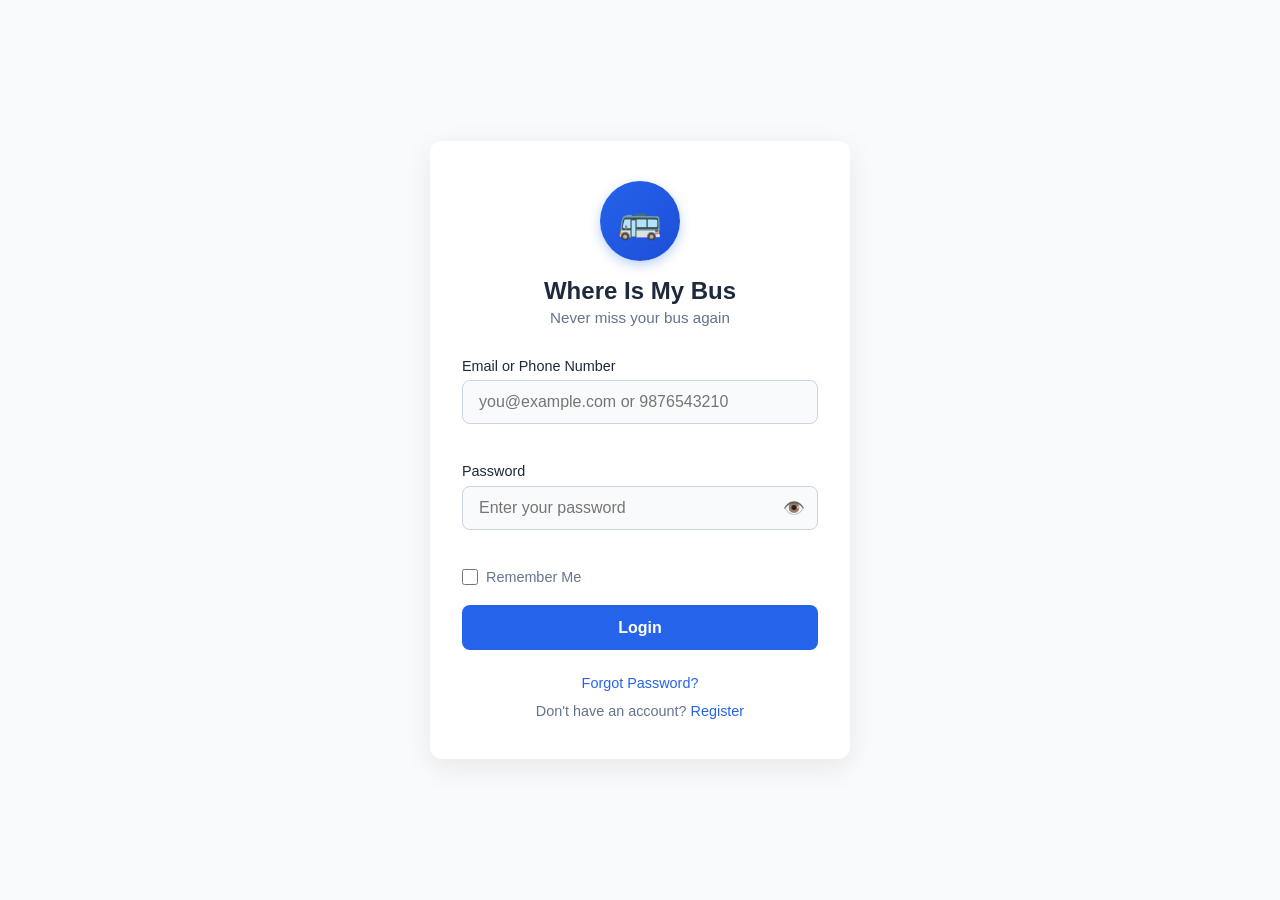
<file: frontend/index.html>
<!DOCTYPE html>
<html lang="en">
<head>
    <meta charset="UTF-8">
    <meta name="viewport" content="width=device-width, initial-scale=1.0">
    <title>Bus Tracker</title>

    <script>
        window.location.replace("pages/login.html");
    </script>
</head>
<body>
    <p>Redirecting to login page...</p>
</body>
</html>
</file>
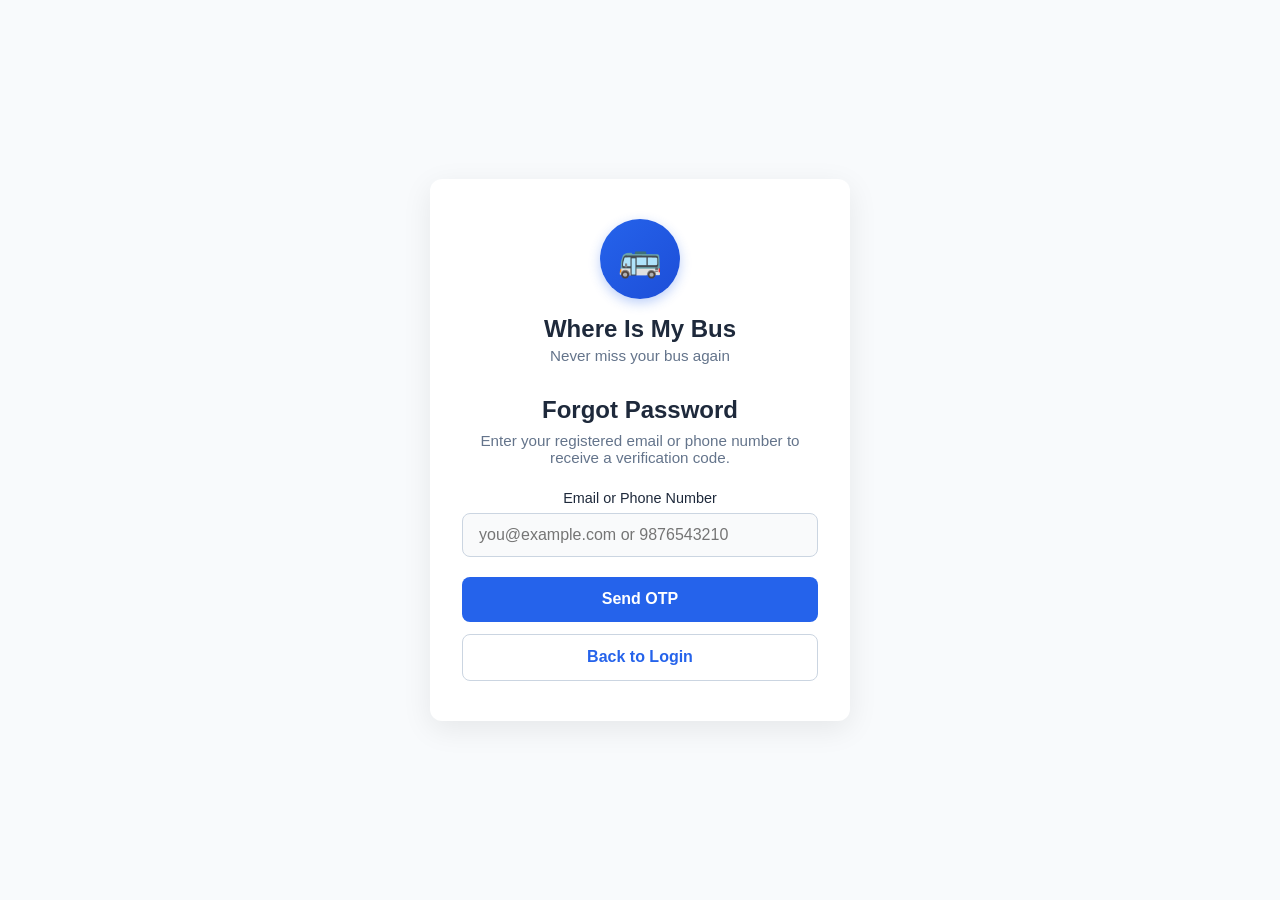
<file: frontend/pages/forgot-password.html>
<!DOCTYPE html>
<html lang="en">
<head>
    <meta charset="UTF-8">
    <meta name="viewport" content="width=device-width, initial-scale=1.0">
    <title>Forgot Password - Where Is My Bus</title>
    <link rel="stylesheet" href="../assets/css/login.css">
    <link rel="stylesheet" href="../assets/css/forgot-password.css">
</head>
<body>
    <div class="login-container">
        <div class="login-card">
            <!-- Logo Area (same as login) -->
            <div class="logo-area">
                <div class="logo-circle">
                    <span>🚌</span>
                </div>
                <h1 class="app-name">Where Is My Bus</h1>
                <p class="tagline">Never miss your bus again</p>
            </div>

            <!-- Step 1: Identify Account -->
            <div class="step active" id="step1">
                <h2 style="margin-bottom: 0.5rem;">Forgot Password</h2>
                <p class="tagline" style="margin-bottom: 1.5rem;">Enter your registered email or phone number to receive a verification code.</p>
                <div class="input-group">
                    <label for="identifierInput">Email or Phone Number</label>
                    <input type="text" id="identifierInput" placeholder="you@example.com or 9876543210" autocomplete="username">
                </div>
                <button class="login-btn" id="sendOtpBtn" style="margin-bottom: 0.75rem;">Send OTP</button>
                <button class="login-btn" id="backToLogin1" style="background: transparent; color: var(--primary); border: 1px solid var(--border);">Back to Login</button>
            </div>

            <!-- Step 2: OTP Verification -->
            <div class="step" id="step2">
                <h2 style="margin-bottom: 0.5rem;">Verification Code Sent</h2>
                <p class="tagline" style="margin-bottom: 1.5rem;">A verification code has been sent to your registered email/phone.</p>
                <div class="input-group">
                    <label for="otpInput">Enter OTP</label>
                    <input type="text" id="otpInput" class="otp-input" maxlength="6" placeholder="000000" autocomplete="off">
                </div>
                <button class="login-btn" id="verifyOtpBtn">Verify OTP</button>
                <div style="margin-top: 0.75rem; text-align: center;">
                    <button class="resend-link" id="resendOtpBtn" disabled>Resend OTP<span id="resendTimer"></span></button>
                </div>
                <button class="login-btn" id="backToLogin2" style="background: transparent; color: var(--primary); border: 1px solid var(--border); margin-top: 0.75rem;">Back to Login</button>
            </div>

            <!-- Step 3: Reset Password -->
            <div class="step" id="step3">
                <h2 style="margin-bottom: 0.5rem;">Reset Password</h2>
                <div class="input-group">
                    <label for="newPassword">Create New Password</label>
                    <div class="password-wrapper">
                        <input type="password" id="newPassword" placeholder="Bus@1234" autocomplete="new-password">
                        <button type="button" class="toggle-password" id="toggleNewPassword">👁️</button>
                    </div>
                    <div class="strength-bar">
                        <div class="strength-fill" id="strengthFill"></div>
                    </div>
                    <div class="strength-text" id="strengthText">Too weak</div>
                </div>
                <div class="input-group">
                    <label for="confirmPassword">Confirm New Password</label>
                    <div class="password-wrapper">
                        <input type="password" id="confirmPassword" placeholder="Re-enter password">
                        <button type="button" class="toggle-password" id="toggleConfirmPassword">👁️</button>
                    </div>
                </div>
                <button class="login-btn" id="savePasswordBtn">Save Password</button>
                <button class="login-btn" id="backToLogin3" style="background: transparent; color: var(--primary); border: 1px solid var(--border); margin-top: 0.75rem;">Back to Login</button>
            </div>

            <!-- Step 4: Success -->
            <div class="step" id="stepSuccess">
                <div class="success-icon">✅</div>
                <h2>Password Updated Successfully</h2>
                <p style="margin-bottom: 1.5rem;">Your password has been reset successfully.<br>You can now log in using your new password.</p>
                <button class="login-btn" id="goToLoginBtn">Go To Login</button>
                <p style="margin-top: 0.75rem; font-size: 0.9rem; color: var(--text-light);">Redirecting in <span id="autoRedirectTimer">3</span> seconds...</p>
            </div>
        </div>
    </div>

    <script src="../assets/js/config.js"></script>
    <script src="../assets/js/forgot-password.js"></script>
</body>
</html>
</file>
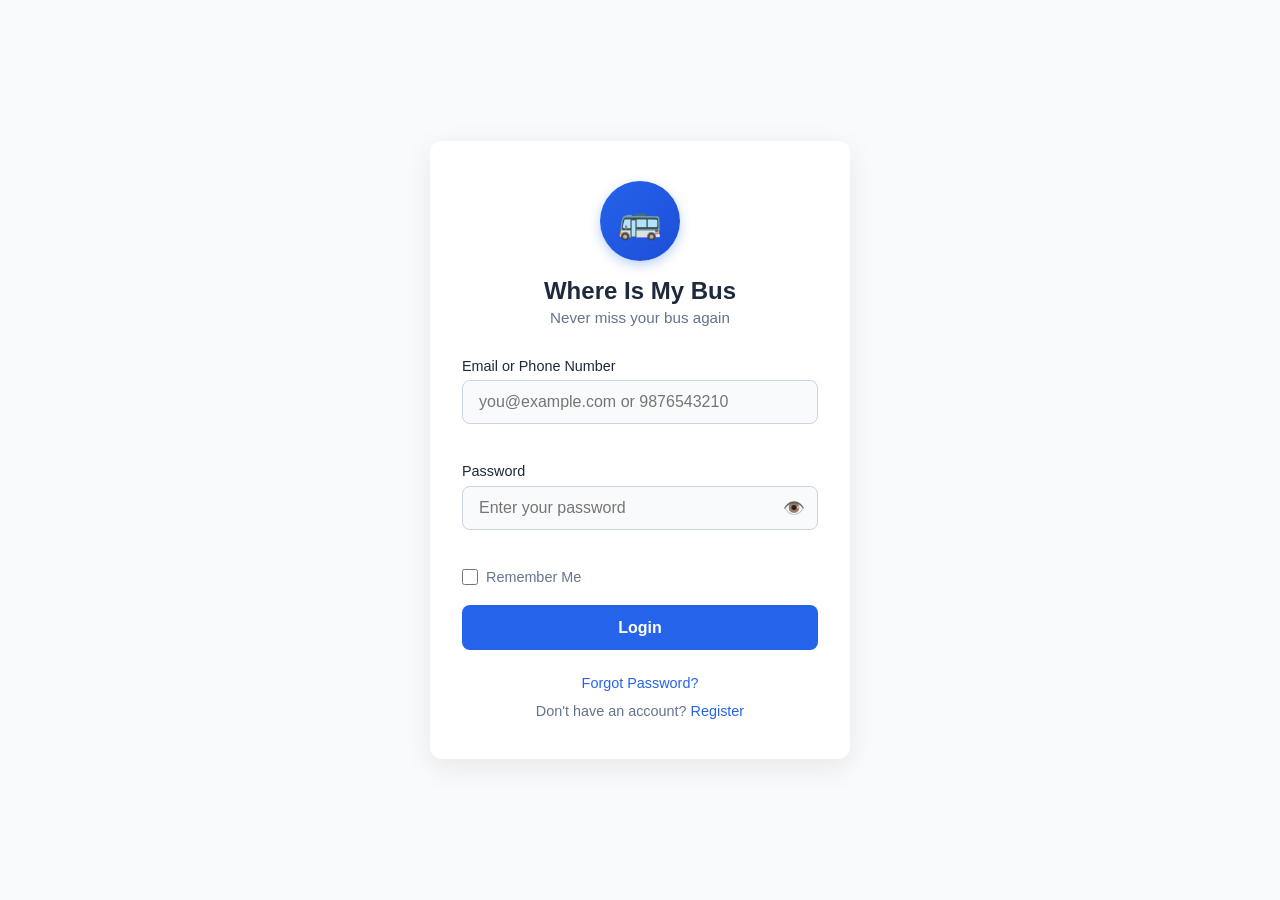
<file: frontend/pages/login.html>
<!DOCTYPE html>
<html lang="en">
<head>
    <meta charset="UTF-8">
    <meta name="viewport" content="width=device-width, initial-scale=1.0">
    <title>Login - Where Is My Bus</title>
    <link rel="stylesheet" href="../assets/css/login.css">
</head>
<body>
    <div class="login-container">
        <div class="login-card">
            <!-- Logo Area -->
            <div class="logo-area">
                <div class="logo-circle">
                    <span>🚌</span>
                </div>
                <h1 class="app-name">Where Is My Bus</h1>
                <p class="tagline">Never miss your bus again</p>
            </div>

            <!-- Login Form -->
            <form id="loginForm" class="login-form" novalidate>
                <div class="input-group">
                    <label for="identifier">Email or Phone Number</label>
                    <input 
                        type="text" 
                        id="identifier" 
                        name="identifier" 
                        placeholder="you@example.com or 9876543210"
                        autocomplete="username"
                    >
                    <span class="error-message" id="identifier-error"></span>
                </div>

                <div class="input-group">
                    <label for="password">Password</label>
                    <div class="password-wrapper">
                        <input 
                            type="password" 
                            id="password" 
                            name="password" 
                            placeholder="Enter your password"
                            autocomplete="current-password"
                        >
                        <button type="button" class="toggle-password" id="togglePassword">
                            <span class="eye-icon">👁️</span>
                        </button>
                    </div>
                    <span class="error-message" id="password-error"></span>
                </div>

                <div class="options-row">
                    <label class="remember-me">
                        <input type="checkbox" id="rememberMe">
                        <span>Remember Me</span>
                    </label>
                </div>

                <button type="submit" class="login-btn" id="loginBtn">
                    <span class="btn-text">Login</span>
                    <span class="spinner" id="spinner" style="display:none;"></span>
                </button>
            </form>

            <div class="extra-links">
                <a href="forgot-password.html" class="forgot-link">Forgot Password?</a>
                <p class="register-text">
                    Don't have an account? <a href="register.html" class="register-link">Register</a>
                </p>
            </div>
        </div>
    </div>

    <script src="../assets/js/config.js"></script>
    <script src="../assets/js/login.js"></script>
</body>
</html>
</file>
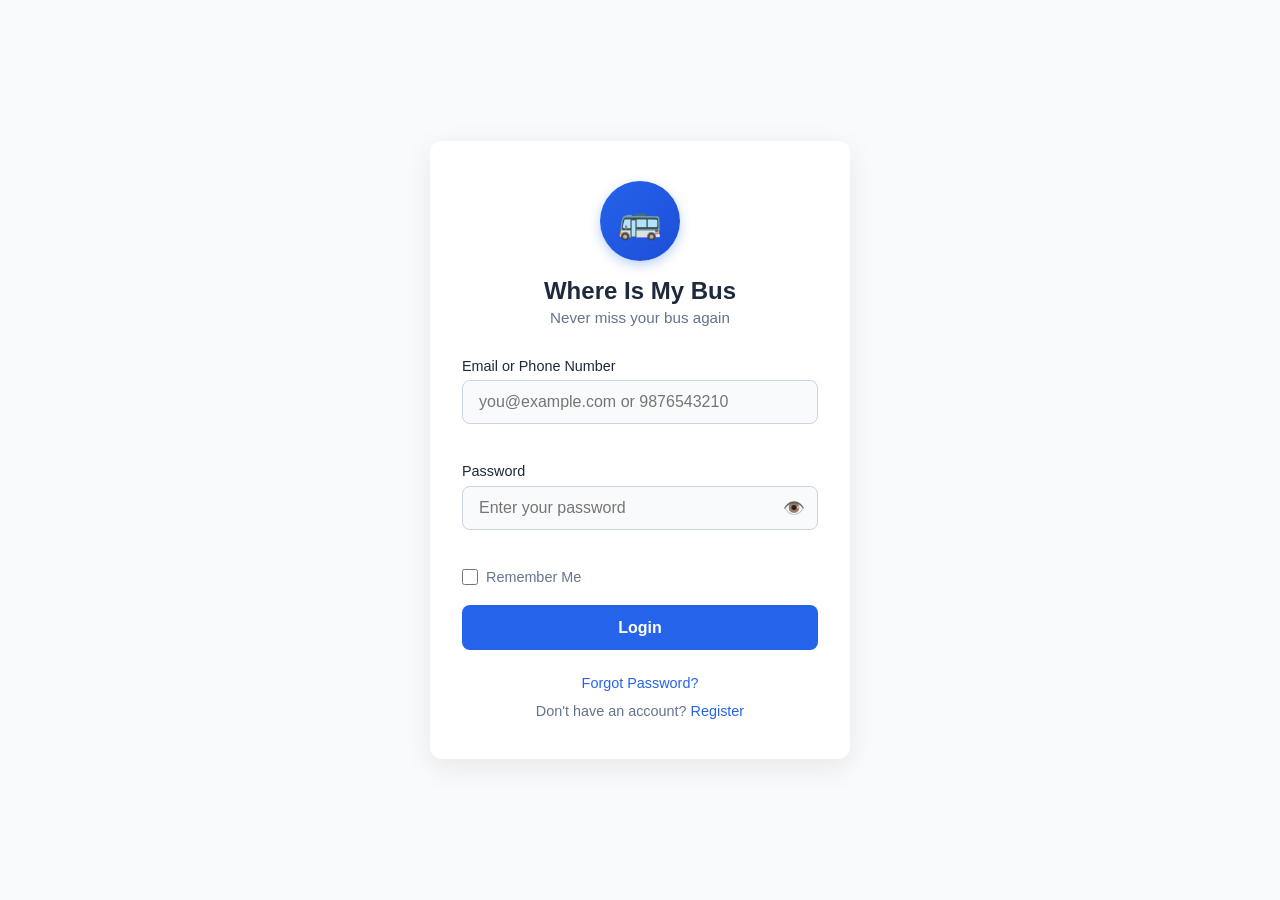
<file: frontend/pages/passenger-dashboard.html>
<!DOCTYPE html>
<html lang="en">
<head>
    <meta charset="UTF-8">
    <meta name="viewport" content="width=device-width, initial-scale=1.0, user-scalable=no">
    <title>Search Bus - Where Is My Bus</title>
    <link rel="stylesheet" href="../assets/css/login.css">
    <link rel="stylesheet" href="../assets/css/passenger-dashboard.css">
    <link rel="stylesheet" href="../assets/css/passenger-profile-menu.css">
</head>
<body>
    <div class="passenger-app">
        <header class="app-header">
            <div class="header-left">
                <div class="logo-area">
                    <span class="logo-icon">🚌</span>
                    <div>
                        <h1 class="app-title">Search Your Bus</h1>
                        <p class="app-subtitle">Find the best route between two stops</p>
                    </div>
                </div>
            </div>
            <div class="header-right">
                <div class="header-actions">
                    <button id="logoutBtn" class="header-logout-btn">Logout</button>
                    <div id="profile-menu"></div>
                </div>
            </div>
        </header>

        <main class="dashboard-layout">
            <section class="dashboard-main">
                <div class="search-panel card">
                    <div class="panel-heading">
                        <span class="panel-label">Plan your journey</span>
                        <h2>Quick route search</h2>
                        <p class="panel-description">Use your current location or select a stop manually to find the best available route.</p>
                    </div>

                    <div class="source-selection">
                        <label class="radio-option">
                            <input type="radio" name="sourceType" value="detect" checked>
                            <span class="radio-custom"></span>
                            Detect Current Location
                        </label>
                        <label class="radio-option">
                            <input type="radio" name="sourceType" value="manual">
                            <span class="radio-custom"></span>
                            Select Manually
                        </label>
                    </div>

                    <div class="input-group" id="manualSourceGroup" style="display:none;">
                        <label for="sourceInput">Source Stop</label>
                        <div class="autocomplete-wrapper">
                            <input type="text" id="sourceInput" placeholder="Search stop..." autocomplete="off">
                            <div class="suggestions" id="sourceSuggestions"></div>
                        </div>
                    </div>

                    <div class="input-group" id="detectSourceGroup">
                        <button id="detectLocationBtn" class="primary-btn outline">📍 Detect My Location</button>
                        <div id="detectedResult" style="display:none; margin-top: 0.5rem;">
                            <span class="detected-stop">Nearest Stop: <strong id="nearestStopName"></strong></span>
                            <input type="hidden" id="detectedSource" value="">
                        </div>
                    </div>

                    <div class="input-group">
                        <label for="destinationInput">Destination Stop</label>
                        <div class="autocomplete-wrapper">
                            <input type="text" id="destinationInput" placeholder="Search destination..." autocomplete="off">
                            <div class="suggestions" id="destinationSuggestions"></div>
                        </div>
                    </div>

                    <button id="searchBtn" class="primary-btn large-btn" disabled>Find Routes</button>
                    <div id="searchError" class="error-msg"></div>
                </div>

                <div id="resultsContainer" class="results-container"></div>
            </section>

            <aside class="dashboard-side">
                
                <div class="info-card">
                    <div class="info-card-header">
                        <h3>🚌 Available Routes</h3>
                    </div>
                    <ul class="info-list">
                        <li><strong>77A</strong> • Batanagar → Esplanade</li>
                        <li><strong>259</strong> • Akra Bazar → Howrah Station</li>
                        <li><strong>S12</strong> • Howrah Station → New Town</li>
                        <li><strong>AC12</strong> • Howrah Station → New Town (AC)</li>
                    </ul>
                </div>

                <div class="info-card">
                    <div class="info-card-header">
                        <h3>💡 Quick Tips</h3>
                    </div>
                    <ul class="info-list">
                        <li>Enable location access to automatically detect your nearest bus stop.</li>
                        <li>Use "View Live Buses" to track currently running buses.</li>
                        <li>Use "View Bus Schedule" to see the complete timetable.</li>
                        <li>Track buses in real-time with stop-wise ETA updates.</li>
                    </ul>
                </div>

            </aside>
        </main>
    </div>

    
    <!-- Live Buses Modal -->
<div id="liveBusesModal" class="modal-overlay" style="display:none;">
    <div class="modal-content">
        <div class="modal-header">
            <h2>Live Buses</h2>
            <button id="closeModalBtn" class="close-btn">&times;</button>
        </div>
        <div id="liveBusesContainer" class="live-buses-list"></div>
    </div>
</div>

<script src="../assets/js/config.js"></script>
<script src="../assets/js/passenger-dashboard.js"></script>
<script src="../assets/js/passenger-profile-menu.js"></script>
</body>
</html>
</file>
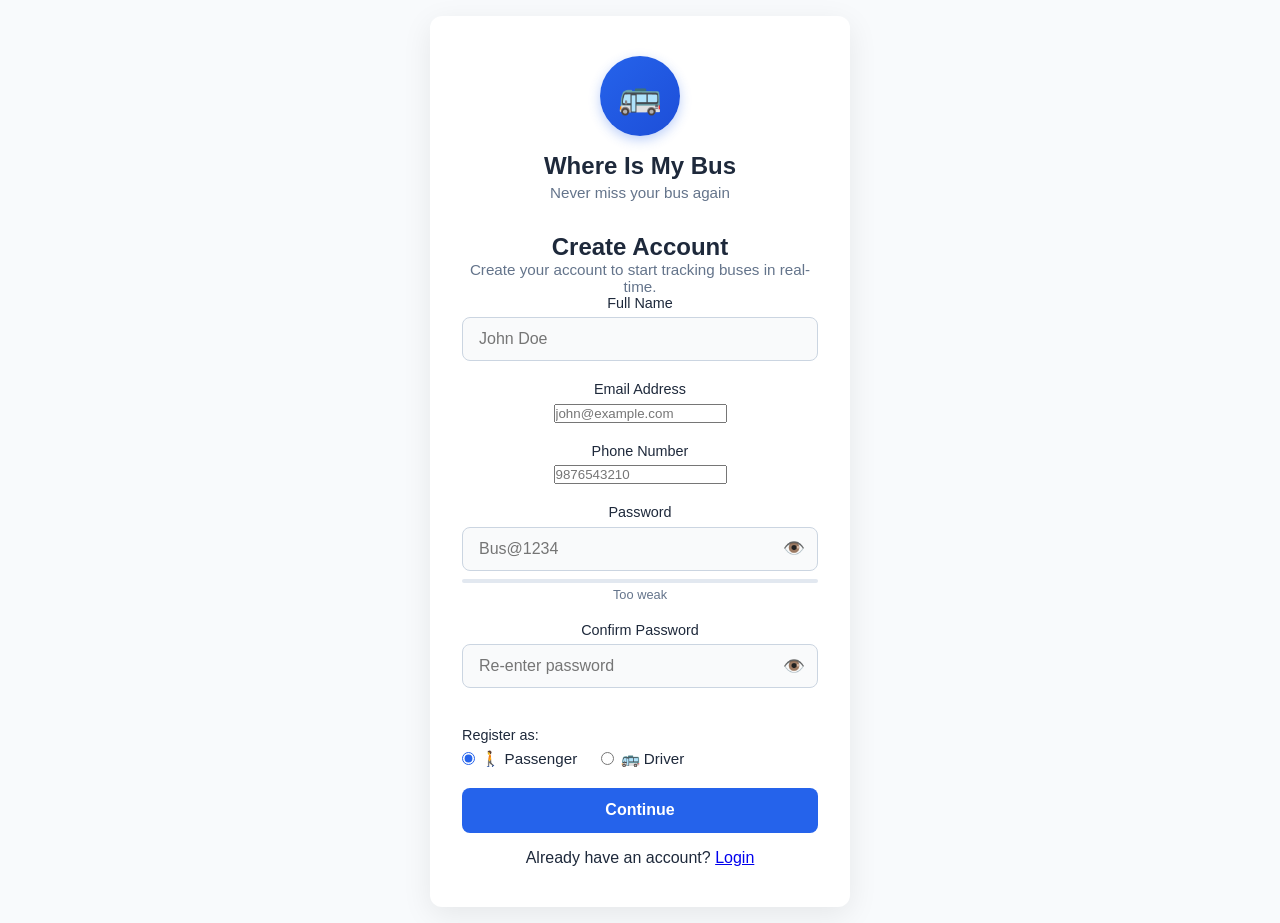
<file: frontend/pages/register.html>
<!DOCTYPE html>
<html lang="en">
<head>
    <meta charset="UTF-8">
    <meta name="viewport" content="width=device-width, initial-scale=1.0">
    <title>Register - Where Is My Bus</title>
    <link rel="stylesheet" href="../assets/css/login.css">
    <link rel="stylesheet" href="../assets/css/register.css">
</head>
<body>
    <div class="login-container">
        <div class="login-card">
            <!-- Logo Area -->
            <div class="logo-area">
                <div class="logo-circle">
                    <span>🚌</span>
                </div>
                <h1 class="app-name">Where Is My Bus</h1>
                <p class="tagline">Never miss your bus again</p>
            </div>

            <!-- Registration Steps Container -->
            <div id="registrationSteps">
                <!-- Step 1: Basic Info & Role Selection -->
                <div class="step active" id="step-basic">
                    <h2>Create Account</h2>
                    <p class="tagline">Create your account to start tracking buses in real-time.</p>
                    <form id="basicInfoForm" novalidate>
                        <div class="input-group">
                            <label for="name">Full Name</label>
                            <input type="text" id="name" placeholder="John Doe" required>
                        </div>
                        <div class="input-group">
                            <label for="email">Email Address</label>
                            <input type="email" id="email" placeholder="john@example.com" required>
                        </div>
                        <div class="input-group">
                            <label for="phone">Phone Number</label>
                            <input type="tel" id="phone" placeholder="9876543210" required>
                        </div>
                        <div class="input-group">
                            <label for="password">Password</label>
                            <div class="password-wrapper">
                                <input type="password" id="password" placeholder="Bus@1234" required>
                                <button type="button" class="toggle-password" id="togglePassword">👁️</button>
                            </div>
                            <div class="strength-bar"><div class="strength-fill" id="strengthFill"></div></div>
                            <div class="strength-text" id="strengthText">Too weak</div>
                        </div>
                        <div class="input-group">
                            <label for="confirmPassword">Confirm Password</label>
                            <div class="password-wrapper">
                                <input type="password" id="confirmPassword" placeholder="Re-enter password" required>
                                <button type="button" class="toggle-password" id="toggleConfirmPassword">👁️</button>
                            </div>
                            <span class="error-message" id="confirmError"></span>
                        </div>

                        <div class="role-selection">
                            <label>Register as:</label>
                            <div class="role-options">
                                <label class="role-option">
                                    <input type="radio" name="role" value="passenger" checked>
                                    <span class="role-label">🚶 Passenger</span>
                                </label>
                                <label class="role-option">
                                    <input type="radio" name="role" value="driver">
                                    <span class="role-label">🚌 Driver</span>
                                </label>
                            </div>
                        </div>

                        <!-- Driver-specific fields (hidden by default) -->
                        <div id="driverFields" style="display: none;">
                            <div class="input-group">
                                <label for="license">Driving License Number</label>
                                <input type="text" id="license" placeholder="WB12345678">
                            </div>
                            <div class="input-group">
                                <label for="licenseExpiry">License Expiry Date</label>
                                <input type="date" id="licenseExpiry">
                            </div>
                            <div class="input-group">
                                <label for="experience">Years of Experience</label>
                                <input type="number" id="experience" min="0" placeholder="5">
                            </div>
                            <div class="input-group">
                                <label for="operator">Bus Operator Name (Optional)</label>
                                <input type="text" id="operator" placeholder="Private Operator">
                            </div>
                            <div class="input-group">
                                <label for="routeSelect">Select Route</label>
                                <select id="routeSelect">
                                    <option value="">-- Choose a route --</option>
                                </select>
                                <div id="routeInfoCard" class="route-info-card" style="display:none;"></div>
                            </div>
                        </div>

                        <button type="button" class="login-btn" id="nextToOtpBtn">Continue</button>
                    </form>
                    <p class="extra-links">Already have an account? <a href="login.html">Login</a></p>
                </div>

                <!-- Step 2: Email OTP Verification -->
                <div class="step" id="step-email-otp">
                    <h2>Verify Email</h2>
                    <p>A verification code has been sent to your email.</p>
                    <div class="input-group">
                        <input type="text" id="emailOtpInput" class="otp-input" maxlength="6" placeholder="000000">
                    </div>
                    <button class="login-btn" id="verifyEmailOtpBtn">Verify Email</button>
                    <button class="resend-link" id="resendEmailOtpBtn" disabled>Resend OTP<span id="resendEmailTimer"></span></button>
                    <div id="emailOtpError" class="error-message"></div>
                </div>

                <!-- Step 3: Phone OTP Verification -->
                <div class="step" id="step-phone-otp">
                    <h2>Verify Phone</h2>
                    <p>A verification code has been sent to your phone.</p>
                    <div class="input-group">
                        <input type="text" id="phoneOtpInput" class="otp-input" maxlength="6" placeholder="000000">
                    </div>
                    <button class="login-btn" id="verifyPhoneOtpBtn">Verify Phone</button>
                    <button class="resend-link" id="resendPhoneOtpBtn" disabled>Resend OTP<span id="resendPhoneTimer"></span></button>
                    <div id="phoneOtpError" class="error-message"></div>
                </div>

                <!-- Step 4: Finalize / Processing -->
                <div class="step" id="step-processing">
                    <h2>Creating Account...</h2>
                    <div class="spinner" style="margin: 1rem auto;"></div>
                </div>

                <!-- Step 5: Success (Passenger) -->
                <div class="step" id="step-success-passenger">
                    <div class="success-icon">✅</div>
                    <h2>Account Created!</h2>
                    <p>Your account has been created successfully.</p>
                    <button class="login-btn" id="gotoLoginPassenger">Go to Login</button>
                    <p class="redirect-text">Redirecting in <span id="passengerRedirectTimer">3</span>s</p>
                </div>

                <!-- Step 5b: Success (Driver) -->
                <div class="step" id="step-success-driver">
                    <div class="success-icon">📋</div>
                    <h2>Application Submitted</h2>
                    <p>Your driver application has been submitted for review.</p>
                    <div class="application-status">
                        <p><strong>Application ID:</strong> <span id="appIdDisplay"></span></p>
                        <p><strong>Status:</strong> Pending Approval</p>
                    </div>
                    <p>An administrator will review your application before you can access the Driver Dashboard.</p>
                    <button class="login-btn" id="gotoLoginDriver">Back to Login</button>
                </div>
            </div>
        </div>
    </div>

    <script src="../assets/js/config.js"></script>
    <script src="../assets/js/register.js"></script>
</body>
</html>
</file>
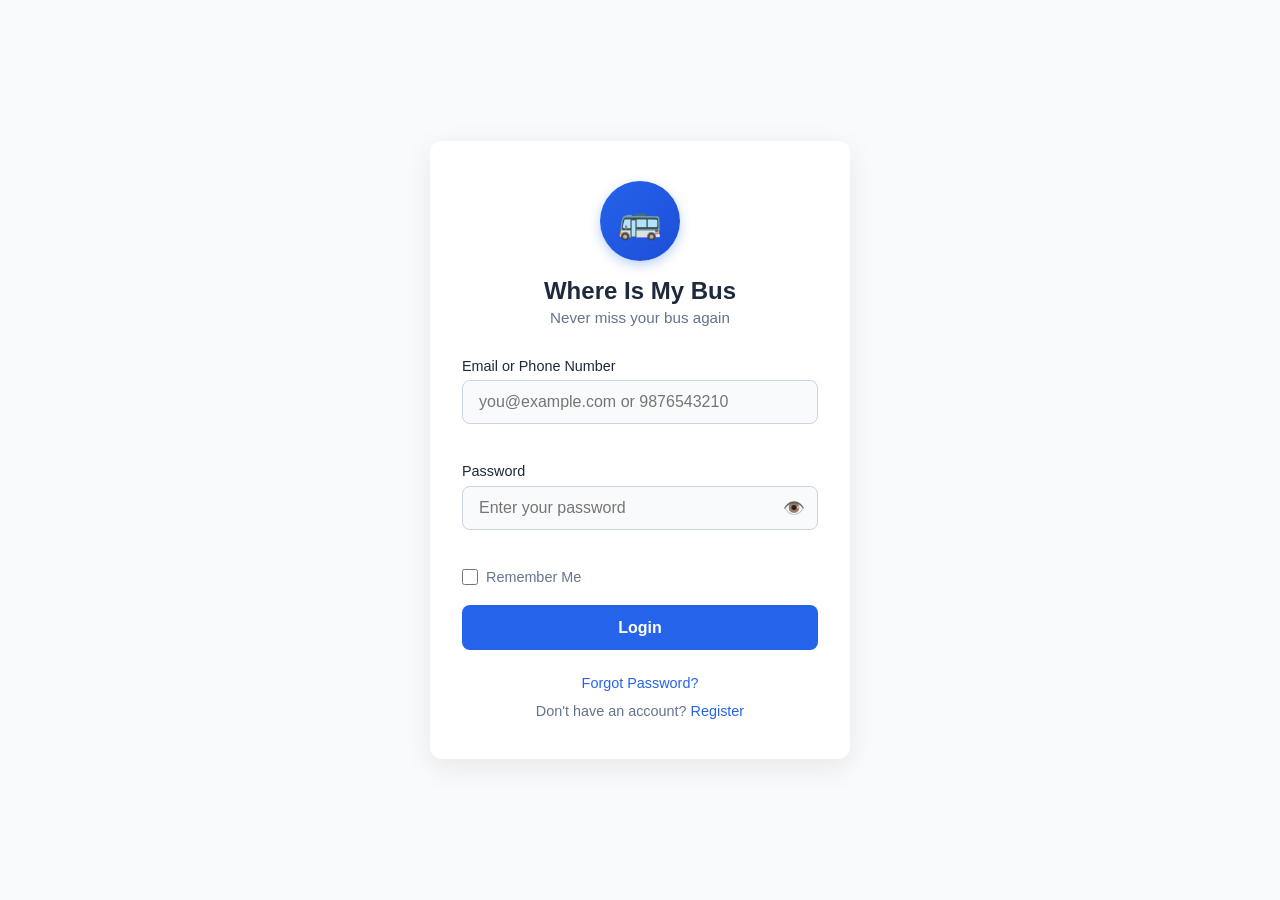
<file: frontend/pages/schedule.html>
<!DOCTYPE html>
<html lang="en">
<head>
    <meta charset="UTF-8">
    <meta name="viewport" content="width=device-width, initial-scale=1.0">
    <title>Bus Schedule - Where Is My Bus</title>
    <link rel="stylesheet" href="../assets/css/login.css">
    <link rel="stylesheet" href="../assets/css/schedule.css">
    <link rel="stylesheet" href="../assets/css/passenger-profile-menu.css">
</head>
<body>
    <div class="schedule-container">
        <header class="schedule-header">
            <button id="backBtn" class="back-btn">← Back to Search</button>
            <h1 id="routeTitle">Bus Schedule</h1>
            <div id="profile-menu"></div>
        </header>

        <div id="scheduleContent">
            <!-- Loading skeleton -->
            <div class="skeleton-card"></div>
            <div class="skeleton-card"></div>
        </div>
    </div>

    <script src="../assets/js/config.js"></script>
    <script src="../assets/js/schedule.js"></script>
    <script src="../assets/js/passenger-profile-menu.js"></script>
</body>
</html>
</file>
<file: frontend/assets/css/login.css>
* {
    margin: 0;
    padding: 0;
    box-sizing: border-box;
}

:root {
    --primary: #2563EB;
    --primary-hover: #1d4ed8;
    --success: #10B981;
    --background: #F8FAFC;
    --text: #1E293B;
    --text-light: #64748b;
    --border: #CBD5E1;
    --card-bg: #ffffff;
    --shadow: 0 8px 30px rgba(0, 0, 0, 0.08);
    --radius: 12px;
    --input-radius: 8px;
}

body {
    font-family: 'Segoe UI', Tahoma, Geneva, Verdana, sans-serif;
    background-color: var(--background);
    display: flex;
    justify-content: center;
    align-items: center;
    min-height: 100vh;
    padding: 1rem;
    color: var(--text);
}

.login-container {
    width: 100%;
    max-width: 420px;
}

.login-card {
    background: var(--card-bg);
    padding: 2.5rem 2rem;
    border-radius: var(--radius);
    box-shadow: var(--shadow);
    text-align: center;
}

/* Logo Area */
.logo-area {
    margin-bottom: 2rem;
}

.logo-circle {
    width: 80px;
    height: 80px;
    border-radius: 50%;
    background: linear-gradient(135deg, #2563EB, #1d4ed8);
    display: flex;
    align-items: center;
    justify-content: center;
    margin: 0 auto 1rem auto;
    color: white;
    font-size: 2.2rem;
    box-shadow: 0 4px 12px rgba(37, 99, 235, 0.3);
}

.app-name {
    font-size: 1.5rem;
    font-weight: 700;
    color: var(--text);
    margin-bottom: 0.25rem;
}

.tagline {
    color: var(--text-light);
    font-size: 0.95rem;
}

/* Form */
.login-form {
    text-align: left;
    margin-bottom: 1.5rem;
}

.input-group {
    margin-bottom: 1.25rem;
}

.input-group label {
    display: block;
    margin-bottom: 0.4rem;
    font-size: 0.9rem;
    font-weight: 500;
    color: var(--text);
}

.input-group input[type="text"],
.input-group input[type="password"] {
    width: 100%;
    padding: 0.75rem 1rem;
    border: 1px solid var(--border);
    border-radius: var(--input-radius);
    font-size: 1rem;
    transition: border-color 0.2s, box-shadow 0.2s;
    outline: none;
    background: #f9fafb;
}

.input-group input:focus {
    border-color: var(--primary);
    box-shadow: 0 0 0 3px rgba(37, 99, 235, 0.1);
    background: #fff;
}

.password-wrapper {
    position: relative;
}

.password-wrapper input {
    padding-right: 2.8rem;
}

.toggle-password {
    position: absolute;
    right: 8px;
    top: 50%;
    transform: translateY(-50%);
    background: none;
    border: none;
    cursor: pointer;
    padding: 0.3rem;
    color: var(--text-light);
    font-size: 1.1rem;
}

.toggle-password:hover {
    color: var(--text);
}

.error-message {
    color: #dc2626;
    font-size: 0.8rem;
    min-height: 1.2em;
    display: block;
    margin-top: 0.25rem;
}

/* Options Row */
.options-row {
    display: flex;
    justify-content: space-between;
    align-items: center;
    margin-bottom: 1.25rem;
}

.remember-me {
    display: flex;
    align-items: center;
    gap: 0.5rem;
    font-size: 0.9rem;
    color: var(--text-light);
    cursor: pointer;
}

.remember-me input[type="checkbox"] {
    accent-color: var(--primary);
    width: 16px;
    height: 16px;
}

/* Login Button */
.login-btn {
    width: 100%;
    padding: 0.85rem;
    background-color: var(--primary);
    color: white;
    border: none;
    border-radius: var(--input-radius);
    font-size: 1rem;
    font-weight: 600;
    cursor: pointer;
    transition: background-color 0.2s, transform 0.1s;
    display: flex;
    align-items: center;
    justify-content: center;
    gap: 0.5rem;
}

.login-btn:hover {
    background-color: var(--primary-hover);
}

.login-btn:active {
    transform: scale(0.98);
}

.login-btn:disabled {
    background-color: #93c5fd;
    cursor: not-allowed;
    transform: none;
}

.spinner {
    width: 20px;
    height: 20px;
    border: 2px solid rgba(255,255,255,0.3);
    border-top-color: white;
    border-radius: 50%;
    animation: spin 0.7s linear infinite;
    display: inline-block;
}

@keyframes spin {
    to { transform: rotate(360deg); }
}

/* Extra Links */
.extra-links {
    margin-top: 1rem;
}

.forgot-link {
    color: var(--primary);
    text-decoration: none;
    font-size: 0.9rem;
    transition: color 0.2s;
    display: inline-block;
    margin-bottom: 0.75rem;
}

.forgot-link:hover {
    color: var(--primary-hover);
    text-decoration: underline;
}

.register-text {
    font-size: 0.9rem;
    color: var(--text-light);
}

.register-link {
    color: var(--primary);
    text-decoration: none;
    font-weight: 500;
}

.register-link:hover {
    text-decoration: underline;
}

/* Responsive adjustments */
@media (max-width: 1024px) {
    .login-card {
        padding: 2.2rem 1.8rem;
    }
}

@media (max-width: 768px) {
    body {
        padding: 1.5rem 1rem;
    }

    .login-card {
        padding: 2rem 1.5rem;
    }

    .app-name {
        font-size: 1.35rem;
    }

    .logo-circle {
        width: 70px;
        height: 70px;
        font-size: 2rem;
    }

    .login-btn,
    .input-group input[type="text"],
    .input-group input[type="password"] {
        min-height: 44px;
    }
}

@media (max-width: 480px) {
    body {
        padding: 1rem 0.75rem;
    }

    .login-container {
        max-width: 100%;
    }

    .login-card {
        padding: 1.75rem 1.25rem;
        border-radius: 10px;
    }

    .app-name {
        font-size: 1.25rem;
    }

    .tagline {
        font-size: 0.9rem;
    }

    .logo-circle {
        width: 60px;
        height: 60px;
        font-size: 1.8rem;
        margin-bottom: 0.75rem;
    }

    .input-group input[type="text"],
    .input-group input[type="password"] {
        padding: 0.7rem 0.9rem;
        font-size: 16px;
        min-height: 44px;
    }

    .input-group label {
        font-size: 0.85rem;
    }

    .login-btn {
        padding: 0.75rem;
        min-height: 44px;
        font-size: 0.95rem;
    }

    .options-row {
        flex-direction: column;
        align-items: flex-start;
        gap: 0.75rem;
    }

    .remember-me {
        font-size: 0.85rem;
    }

    .forgot-link,
    .register-text {
        font-size: 0.85rem;
    }
}
</file>
<file: frontend/assets/css/forgot-password.css>
/* Step containers */
.step {
    display: none;
}
.step.active {
    display: block;
}

/* Password strength meter */
.strength-bar {
    height: 4px;
    border-radius: 2px;
    margin-top: 8px;
    background: #e2e8f0;
    overflow: hidden;
}
.strength-fill {
    height: 100%;
    width: 0%;
    transition: width 0.3s, background 0.3s;
}
.strength-text {
    font-size: 0.8rem;
    margin-top: 4px;
    color: #64748b;
}

/* OTP input style */
.otp-input {
    letter-spacing: 0.5em;
    text-align: center;
    font-size: 1.5rem;
    font-weight: 600;
}

/* Resend timer */
.resend-link {
    background: none;
    border: none;
    color: var(--primary);
    cursor: pointer;
    font-size: 0.9rem;
    margin-top: 0.5rem;
}
.resend-link:disabled {
    color: #94a3b8;
    cursor: not-allowed;
}

/* Success animation */
.success-icon {
    font-size: 3rem;
    color: var(--success);
    margin-bottom: 1rem;
    animation: scaleIn 0.4s ease;
}
@keyframes scaleIn {
    from { transform: scale(0.5); opacity: 0; }
    to   { transform: scale(1); opacity: 1; }
}

/* Responsive adjustments */
@media (max-width: 768px) {
    .otp-input {
        font-size: 1.2rem;
    }

    .strength-bar {
        margin-top: 6px;
    }

    .resend-link {
        font-size: 0.85rem;
    }
}

@media (max-width: 480px) {
    .success-icon {
        font-size: 2.5rem;
    }

    .otp-input {
        font-size: 1.1rem;
        padding: 0.7rem;
    }

    .strength-text {
        font-size: 0.75rem;
    }
}
</file>
<file: frontend/assets/css/passenger-dashboard.css>
/* Passenger Search UI */
:root {
    --primary: #2563EB;
    --primary-light: #DBEAFE;
    --text: #1E293B;
    --text-secondary: #64748B;
    --bg: #F8FAFC;
    --card-bg: #fff;
    --border: #CBD5E1;
    --shadow: 0 4px 12px rgba(0,0,0,0.06);
    --radius: 14px;
}

* { margin:0; padding:0; box-sizing:border-box; }
body { font-family: 'Segoe UI', Tahoma, sans-serif; background: var(--bg); color: var(--text); }

.passenger-app {
    max-width: 1180px;
    margin: 0 auto;
    padding: 1rem 1.25rem 2rem;
}

.app-header {
    display: flex;
    align-items: center;
    justify-content: space-between;
    gap: 1rem;
    padding: 0.8rem 1rem;
    background: rgba(255,255,255,0.8);
    border-radius: 18px;
    box-shadow: 0 18px 45px rgba(15, 23, 42, 0.08);
    margin-bottom: 1.5rem;
    backdrop-filter: blur(8px);
}

.header-left {
    display: flex;
    align-items: center;
    gap: 1rem;
}

.header-right {
    display: flex;
    align-items: center;
    justify-content: flex-end;
    min-width: 100px;
}

.app-header .logo-icon {
    font-size: 2.8rem;
    display: inline-flex;
    align-items: center;
    justify-content: center;
    width: 56px;
    height: 56px;
    border-radius: 18px;
    background: linear-gradient(135deg, rgba(37,99,235,0.15), rgba(59,130,246,0.22));
}

.app-title {
    font-size: clamp(1.9rem, 2.5vw, 2.5rem);
    font-weight: 700;
    margin-bottom: 0.35rem;
}
.app-subtitle {
    color: var(--text-secondary);
    font-size: 0.96rem;
    line-height: 1.6;
    margin: 0;
    max-width: 520px;
}

.panel-heading {
    margin-bottom: 1.5rem;
}

.panel-label {
    display: inline-flex;
    align-items: center;
    gap: 0.5rem;
    font-size: 0.8rem;
    font-weight: 700;
    text-transform: uppercase;
    letter-spacing: 0.12em;
    color: var(--primary);
    margin-bottom: 0.65rem;
}

.panel-heading h2 {
    font-size: 1.5rem;
    margin-bottom: 0.4rem;
}

.panel-description {
    color: var(--text-secondary);
    line-height: 1.75;
    font-size: 0.95rem;
}

.dashboard-layout {
    display: grid;
    grid-template-columns: minmax(0, 2.2fr) minmax(300px, 1fr);
    gap: 1.75rem;
    align-items: start;
}

@media (max-width: 1440px) {
    .dashboard-layout {
        grid-template-columns: minmax(0, 1.8fr) minmax(280px, 1fr);
        gap: 1.5rem;
    }

    .app-title {
        font-size: clamp(1.5rem, 2vw, 2rem);
    }
}

@media (max-width: 1024px) {
    .passenger-app {
        padding: 0.8rem 1rem 1.5rem;
    }

    .dashboard-layout {
        grid-template-columns: 1fr 1fr;
        gap: 1.25rem;
    }

    .app-header {
        margin-bottom: 1.25rem;
        padding: 0.7rem 0.9rem;
    }

    .app-title {
        font-size: clamp(1.3rem, 1.8vw, 1.8rem);
    }

    .app-subtitle {
        font-size: 0.9rem;
    }
}

@media (max-width: 768px) {
    .passenger-app {
        padding: 0.75rem 0.75rem 1.5rem;
        max-width: 100%;
    }

    .app-header {
        flex-direction: column;
        align-items: stretch;
        text-align: center;
        border-radius: 14px;
        gap: 0.75rem;
        padding: 0.7rem;
    }

    .header-left {
        justify-content: center;
    }

    .header-right {
        justify-content: center;
    }

    .dashboard-layout {
        grid-template-columns: 1fr;
        gap: 1rem;
    }

    .app-title {
        font-size: clamp(1.2rem, 1.5vw, 1.6rem);
    }

    .app-subtitle {
        font-size: 0.85rem;
        max-width: 100%;
    }

    .panel-heading {
        margin-bottom: 1rem;
    }

    .panel-heading h2 {
        font-size: 1.3rem;
    }

    .info-card {
        padding: 1.2rem;
    }

    .route-card {
        padding: 1.1rem;
    }
}

@media (max-width: 480px) {
    .passenger-app {
        padding: 0.5rem;
    }

    .app-header {
        padding: 0.6rem;
        gap: 0.5rem;
        border-radius: 12px;
        margin-bottom: 1rem;
    }

    .app-header .logo-icon {
        width: 45px;
        height: 45px;
        font-size: 2.2rem;
        border-radius: 12px;
    }

    .app-title {
        font-size: 1.15rem;
        margin-bottom: 0.25rem;
    }

    .app-subtitle {
        font-size: 0.8rem;
        line-height: 1.4;
        margin: 0;
    }

    .panel-heading h2 {
        font-size: 1.1rem;
    }

    .panel-label {
        font-size: 0.75rem;
    }

    .info-card,
    .route-card {
        padding: 1rem;
        margin-bottom: 0.75rem;
    }

    .dashboard-main,
    .dashboard-side {
        gap: 0.8rem;
    }
}

.dashboard-main,
.dashboard-side {
    display: flex;
    flex-direction: column;
    gap: 1.25rem;
}

.dashboard-side {
    position: relative;
    overflow: visible;
}

.passenger-app,
.app-header,
.dashboard-layout,
.dashboard-main,
.dashboard-side,
.results-container {
    overflow: visible;
}

.route-card,
.info-card,
.card {
    position: relative;
    z-index: 1;
}

.info-card {
    background: var(--card-bg);
    border-radius: var(--radius);
    padding: 1.4rem;
    box-shadow: var(--shadow);
    border: 1px solid rgba(148,163,184,0.18);
}

.info-card-header h3 {
    margin: 0 0 0.85rem;
    font-size: 1.05rem;
    font-weight: 700;
}

.info-list {
    list-style: none;
    display: grid;
    gap: 0.85rem;
}

.info-list li {
    color: var(--text-secondary);
    font-size: 0.95rem;
    line-height: 1.55;
}

.search-panel {
    width: 100%;
}

.search-card {
    width: 100%;
}

.results-container {
    width: 100%;
}


.card {
    background: var(--card-bg);
    border-radius: var(--radius);
    box-shadow: var(--shadow);
    padding: 1.5rem;
    margin-bottom: 1.5rem;
}

.source-selection {
    display: flex;
    flex-direction: column;
    gap: 0.75rem;
    margin-bottom: 1.25rem;
}
.radio-option {
    display: flex;
    align-items: center;
    gap: 0.6rem;
    cursor: pointer;
    font-size: 0.95rem;
}
.radio-option input[type="radio"] {
    accent-color: var(--primary);
}

.input-group {
    margin-bottom: 1.25rem;
}
.input-group label {
    display: block;
    margin-bottom: 0.4rem;
    font-weight: 500;
    font-size: 0.9rem;
}
.autocomplete-wrapper {
    position: relative;
}
.autocomplete-wrapper input {
    width: 100%;
    padding: 0.75rem 1rem;
    border: 1px solid var(--border);
    border-radius: 10px;
    font-size: 1rem;
    outline: none;
    transition: border-color 0.2s;
}
.autocomplete-wrapper input:focus {
    border-color: var(--primary);
    box-shadow: 0 0 0 3px rgba(37,99,235,0.15);
}
.suggestions {
    position: absolute;
    top: 100%;
    left: 0;
    right: 0;
    background: #fff;
    border: 1px solid var(--border);
    border-radius: 0 0 10px 10px;
    max-height: 200px;
    overflow-y: auto;
    z-index: 10;
    display: none;
    box-shadow: 0 4px 8px rgba(0,0,0,0.05);
}
.suggestion-item {
    padding: 0.6rem 1rem;
    cursor: pointer;
    font-size: 0.9rem;
}
.suggestion-item:hover {
    background: var(--primary-light);
}

.primary-btn {
    background: var(--primary);
    color: white;
    border: none;
    border-radius: 10px;
    padding: 0.8rem 1.5rem;
    font-weight: 600;
    cursor: pointer;
    transition: background 0.2s, transform 0.1s;
    font-size: 1rem;
}
.primary-btn:disabled {
    background: #a5b4fc;
    cursor: not-allowed;
    transform: none;
}
.primary-btn.outline {
    background: #fff;
    color: var(--primary);
    border: 2px solid var(--primary);
}
.large-btn { width: 100%; }
.primary-btn:active:not(:disabled) { transform: scale(0.98); }

.error-msg {
    color: #EF4444;
    font-size: 0.85rem;
    margin-top: 0.5rem;
}

.detected-stop {
    background: #f0fdf4;
    padding: 0.4rem 0.8rem;
    border-radius: 8px;
    font-size: 0.9rem;
}

/* Results */
.results-container {
    display: flex;
    flex-direction: column;
    gap: 1rem;
}
.route-card {
    background: #fff;
    border-radius: 14px;
    padding: 1.25rem;
    box-shadow: var(--shadow);
    display: flex;
    flex-direction: column;
}
.route-header {
    display: flex;
    justify-content: space-between;
    align-items: center;
    margin-bottom: 0.75rem;
}
.route-number {
    font-size: 1.3rem;
    font-weight: 700;
    color: var(--primary);
}
.direction-badge {
    background: #FEF3C7;
    color: #92400E;
    padding: 0.2rem 0.6rem;
    border-radius: 20px;
    font-size: 0.75rem;
    font-weight: 600;
}
.route-stops {
    display: flex;
    align-items: center;
    gap: 0.5rem;
    font-weight: 500;
    margin-bottom: 0.75rem;
}
.stop-arrow { color: var(--primary); }
.route-details {
    display: grid;
    grid-template-columns: 1fr 1fr;
    gap: 0.5rem;
    font-size: 0.85rem;
    color: var(--text-secondary);
    margin-bottom: 1rem;
}
.view-btn {
    align-self: flex-end;
    background: var(--primary);
    color: #fff;
    border: none;
    border-radius: 10px;
    padding: 0.5rem 1.2rem;
    font-weight: 600;
    cursor: pointer;
}

/* Responsive */
@media (max-width: 1024px) {
    .dashboard-layout {
        grid-template-columns: 1fr;
    }
    .app-header {
        flex-wrap: wrap;
        justify-content: center;
        text-align: center;
    }
    .header-right {
        width: 100%;
        justify-content: center;
    }
    .passenger-app {
        padding: 1rem 1rem 1.25rem;
    }
}

@media (max-width: 680px) {
    .app-header {
        padding: 1rem;
    }
    .dashboard-main,
    .dashboard-side {
        gap: 1rem;
    }
    .app-title {
        font-size: 1.9rem;
    }
    .panel-heading h2 {
        font-size: 1.3rem;
    }
    .search-panel,
    .info-card,
    .route-card {
        padding: 1.2rem;
    }
}

@media (max-width: 480px) {
    .passenger-app { padding: 0.85rem 0.9rem 1rem; }
    .panel-label {
        font-size: 0.75rem;
    }
    .app-title {
        font-size: 1.6rem;
    }
    .app-subtitle {
        max-width: 100%;
    }
    .app-header {
        align-items: flex-start;
    }
    .route-details {
        grid-template-columns: 1fr;
    }
}

/* Live Buses Modal */
.modal-overlay {
    position: fixed;
    top:0; left:0; right:0; bottom:0;
    background: rgba(0,0,0,0.5);
    z-index: 2000;
    display: flex;
    align-items: center;
    justify-content: center;
    padding: 1rem;
}
.modal-content {
    background: #fff;
    border-radius: 16px;
    width: 100%;
    max-width: 500px;
    max-height: 80vh;
    overflow-y: auto;
    padding: 1.5rem;
    box-shadow: 0 10px 25px rgba(0,0,0,0.2);
}
.modal-header {
    display: flex;
    justify-content: space-between;
    align-items: center;
    margin-bottom: 1rem;
}
.close-btn {
    background: none;
    border: none;
    font-size: 1.5rem;
    cursor: pointer;
}
.live-bus-card {
    background: #f9fafb;
    border: 1px solid #e5e7eb;
    border-radius: 12px;
    padding: 1rem;
    margin-bottom: 1rem;
}
.live-bus-card .bus-header {
    display: flex;
    justify-content: space-between;
    align-items: center;
    margin-bottom: 0.5rem;
}
.status-badge.live { background: #D1FAE5; color: #065F46; }
.status-badge.delayed { background: #FEF3C7; color: #92400E; }
.status-badge {
    padding: 0.2rem 0.6rem;
    border-radius: 20px;
    font-size: 0.75rem;
    font-weight: 600;
}
.track-btn {
    background: var(--primary);
    color: white;
    border: none;
    border-radius: 8px;
    padding: 0.5rem 1rem;
    font-weight: 600;
    cursor: pointer;
    width: 100%;
    margin-top: 0.5rem;
}
</file>
<file: frontend/assets/css/passenger-profile-menu.css>
/* Passenger profile menu – reusable across all passenger pages */
:root {
    --primary: #2563EB;
    --bg: #F8FAFC;
    --card-bg: #FFFFFF;
    --text: #1E293B;
    --text-secondary: #64748B;
    --border: #E2E8F0;
    --shadow: 0 4px 12px rgba(0,0,0,0.08);
    --radius: 12px;
}

/* Ensure headers are flex containers */
.app-header,
.tracking-header,
.schedule-header {
    display: flex;
    justify-content: space-between;
    align-items: center;
}

/* Header action group (logout + avatar) */
.header-actions {
    display: flex;
    align-items: center;
    gap: 12px;
    justify-content: flex-end;
}

.header-logout-btn {
    background: #ef4444;
    color: white;
    border: none;
    border-radius: 10px;
    padding: 10px 16px;
    font-weight: 600;
    cursor: pointer;
    height: 38px;
}
.header-logout-btn:hover { opacity: 0.95; }

/* Avatar */
.passenger-avatar {
    width: 38px;
    height: 38px;
    border-radius: 50%;
    background: var(--primary);
    color: white;
    display: flex;
    align-items: center;
    justify-content: center;
    cursor: pointer;
    font-weight: 600;
    font-size: 0.9rem;
    transition: transform 0.1s;
}
.passenger-avatar:hover {
    transform: scale(1.05);
}

/* Dropdown container – positioned relative to the header */
#profile-menu {
    position: relative;
    z-index: 99999;
    overflow: visible;
}
.profile-dropdown {
    position: absolute;
    top: calc(100% + 8px);
    right: 0;
    background: #fff;
    border-radius: 16px;
    box-shadow: 0 10px 30px rgba(0,0,0,0.12);
    width: 280px;
    z-index: 99999;
    overflow: hidden;
    animation: fadeIn 0.2s ease;
}
@keyframes fadeIn {
    from { opacity: 0; transform: translateY(-5px); }
    to { opacity: 1; transform: translateY(0); }
}

.profile-info {
    display: flex;
    align-items: center;
    gap: 1rem;
    padding: 1rem 1.25rem;
    border-bottom: 1px solid var(--border);
}
.avatar-large {
    width: 45px;
    height: 45px;
    border-radius: 50%;
    background: var(--primary);
    color: white;
    display: flex;
    align-items: center;
    justify-content: center;
    font-size: 1.2rem;
    font-weight: 600;
}
.user-detail {
    display: flex;
    flex-direction: column;
}
.user-name {
    font-weight: 600;
    font-size: 1rem;
}
.user-email,
.user-phone {
    font-size: 0.8rem;
    color: var(--text-secondary);
}

.dropdown-section {
    padding: 0.5rem 0;
}
.dropdown-item {
    display: block;
    padding: 0.7rem 1.25rem;
    color: var(--text);
    text-decoration: none;
    font-size: 0.9rem;
    transition: background 0.1s;
}
.dropdown-item:hover {
    background: #f1f5f9;
}

.dropdown-footer {
    padding: 0.75rem 1.25rem;
    border-top: 1px solid var(--border);
}
.logout-btn {
    background: #FEE2E2;
    color: #B91C1C;
    border: none;
    padding: 0.6rem;
    width: 100%;
    border-radius: 8px;
    font-weight: 600;
    cursor: pointer;
}

/* Logout modal */
.modal-overlay {
    position: fixed;
    top: 0; left: 0; right: 0; bottom: 0;
    background: rgba(0,0,0,0.5);
    display: flex;
    align-items: center;
    justify-content: center;
    z-index: 3000;
}
.modal-content {
    background: white;
    border-radius: var(--radius);
    padding: 1.5rem;
    text-align: center;
    width: 90%;
    max-width: 320px;
}
.modal-actions {
    display: flex;
    justify-content: center;
    gap: 1rem;
    margin-top: 1.2rem;
}
.modal-actions button {
    padding: 0.5rem 1.5rem;
    border-radius: 8px;
    font-weight: 600;
    cursor: pointer;
    border: none;
}
#cancelLogout {
    background: #f1f5f9;
    color: var(--text);
}
#confirmLogout {
    background: #EF4444;
    color: white;
}

/* Mobile bottom sheet */
@media (max-width: 1024px) {
    .profile-dropdown {
        width: 320px;
    }
}

@media (max-width: 768px) {
    .header-logout-btn {
        padding: 8px 12px;
        font-size: 0.85rem;
        height: 36px;
    }

    .passenger-avatar {
        width: 36px;
        height: 36px;
        font-size: 0.85rem;
    }

    .profile-dropdown {
        position: fixed;
        bottom: 0;
        left: 0;
        right: 0;
        top: auto;
        border-radius: 20px 20px 0 0;
        width: 100%;
        animation: slideUp 0.3s ease;
    }
    @keyframes slideUp {
        from { transform: translateY(100%); }
        to { transform: translateY(0); }
    }

    .profile-info {
        padding: 1rem;
        gap: 0.75rem;
    }

    .avatar-large {
        width: 40px;
        height: 40px;
        font-size: 1rem;
    }

    .user-name {
        font-size: 0.95rem;
    }

    .user-email,
    .user-phone {
        font-size: 0.75rem;
    }

    .dropdown-item {
        padding: 0.6rem 1rem;
        font-size: 0.85rem;
    }

    .logout-btn {
        padding: 0.5rem;
        font-size: 0.85rem;
    }

    .modal-content {
        width: 85%;
    }

    .modal-actions button {
        padding: 0.4rem 1.2rem;
        font-size: 0.9rem;
    }
}

@media (max-width: 480px) {
    .header-logout-btn {
        display: none;
    }

    .header-actions {
        gap: 8px;
    }

    .passenger-avatar {
        width: 32px;
        height: 32px;
        font-size: 0.8rem;
    }

    .profile-dropdown {
        max-height: 80vh;
        overflow-y: auto;
    }

    .profile-info {
        padding: 0.8rem;
    }

    .avatar-large {
        width: 36px;
        height: 36px;
        font-size: 0.9rem;
    }

    .user-name {
        font-size: 0.9rem;
    }

    .user-email,
    .user-phone {
        font-size: 0.7rem;
    }

    .dropdown-item {
        padding: 0.5rem 0.8rem;
        font-size: 0.8rem;
    }

    .dropdown-footer {
        padding: 0.5rem 0.8rem;
    }

    .logout-btn {
        padding: 0.45rem;
        font-size: 0.8rem;
        min-height: 40px;
    }

    .modal-content {
        width: 90%;
        padding: 1.25rem;
    }

    .modal-actions {
        flex-direction: column;
        gap: 0.75rem;
    }

    .modal-actions button {
        padding: 0.5rem 1rem;
        font-size: 0.85rem;
        min-height: 40px;
    }
}
</file>
<file: frontend/assets/css/register.css>
/* Step containers */
.step { display: none; }
.step.active { display: block; }

/* Role selection */
.role-selection {
    margin: 1.25rem 0;
    text-align: left;
}
.role-selection > label {
    display: block;
    margin-bottom: 0.4rem;
    font-size: 0.9rem;
    font-weight: 500;
    color: var(--text);
}
.role-options {
    display: flex;
    gap: 1.5rem;
}
.role-option {
    display: flex;
    align-items: center;
    gap: 0.4rem;
    cursor: pointer;
    font-size: 0.95rem;
}
.role-option input[type="radio"] {
    accent-color: var(--primary);
}

/* Route info card */
.route-info-card {
    background: #f1f5f9;
    border-radius: var(--input-radius);
    padding: 0.75rem;
    margin-top: 0.5rem;
    font-size: 0.9rem;
    color: var(--text);
    border-left: 4px solid var(--primary);
}
.route-info-card p {
    margin: 0.25rem 0;
}

/* OTP input */
.otp-input {
    letter-spacing: 0.5em;
    text-align: center;
    font-size: 1.5rem;
    font-weight: 600;
    padding: 0.5rem;
}

/* Resend link */
.resend-link {
    background: none;
    border: none;
    color: var(--primary);
    cursor: pointer;
    font-size: 0.9rem;
    margin-top: 0.5rem;
    display: inline-block;
}
.resend-link:disabled {
    color: #94a3b8;
    cursor: not-allowed;
}

/* Application status */
.application-status {
    background: #f0f9ff;
    border: 1px solid #bae6fd;
    border-radius: var(--input-radius);
    padding: 0.75rem;
    margin: 1rem 0;
    font-size: 0.9rem;
    text-align: left;
}

/* Success icon */
.success-icon {
    font-size: 3rem;
    margin-bottom: 0.5rem;
    animation: scaleIn 0.4s ease;
}
@keyframes scaleIn {
    from { transform: scale(0.5); opacity: 0; }
    to   { transform: scale(1); opacity: 1; }
}

.redirect-text {
    font-size: 0.85rem;
    color: var(--text-light);
    margin-top: 0.5rem;
}

/* Strength bar (same as forgot password) */
.strength-bar {
    height: 4px;
    border-radius: 2px;
    margin-top: 8px;
    background: #e2e8f0;
    overflow: hidden;
}
.strength-fill {
    height: 100%;
    width: 0%;
    transition: width 0.3s, background 0.3s;
}
.strength-text {
    font-size: 0.8rem;
    margin-top: 4px;
    color: #64748b;
}

/* Responsive adjustments */
@media (max-width: 1024px) {
    .role-options {
        gap: 1.25rem;
    }

    .otp-input {
        font-size: 1.3rem;
    }
}

@media (max-width: 768px) {
    .role-options {
        gap: 1rem;
    }

    .role-option {
        font-size: 0.9rem;
    }

    .route-info-card {
        font-size: 0.85rem;
    }

    .otp-input {
        font-size: 1.2rem;
        padding: 0.6rem;
    }

    .resend-link {
        font-size: 0.85rem;
    }

    .application-status {
        padding: 0.6rem;
        font-size: 0.85rem;
    }
}

@media (max-width: 480px) {
    .role-selection {
        margin: 1rem 0;
    }

    .role-options {
        flex-direction: column;
        gap: 0.75rem;
    }

    .role-option {
        font-size: 0.85rem;
    }

    .success-icon {
        font-size: 2.5rem;
    }

    .otp-input {
        font-size: 1.1rem;
        padding: 0.5rem;
    }

    .strength-text {
        font-size: 0.75rem;
    }

    .redirect-text {
        font-size: 0.8rem;
    }

    .application-status {
        padding: 0.5rem;
        font-size: 0.8rem;
        margin: 0.75rem 0;
    }
}
</file>
<file: frontend/assets/css/schedule.css>
:root {
    --primary: #2563EB;
    --primary-light: #DBEAFE;
    --success: #10B981;
    --warning: #F59E0B;
    --bg: #F8FAFC;
    --card-bg: #ffffff;
    --text: #1E293B;
    --text-secondary: #64748B;
    --border: #E2E8F0;
    --shadow: 0 2px 8px rgba(0,0,0,0.06);
    --radius: 14px;
}

* { margin:0; padding:0; box-sizing:border-box; }
body { font-family: 'Segoe UI', Tahoma, sans-serif; background: var(--bg); color: var(--text); }

.schedule-container {
    max-width: 1200px;
    margin: 0 auto;
    padding: 1.5rem 1rem;
}

.schedule-header {
    display: flex;
    align-items: center;
    gap: 1rem;
    margin-bottom: 1.5rem;
}
.back-btn {
    background: none;
    border: none;
    font-size: 1rem;
    color: var(--primary);
    cursor: pointer;
    font-weight: 600;
}
.schedule-header h1 { font-size: 1.4rem; }

/* Skeleton loading */
.skeleton-card {
    background: #e2e8f0;
    border-radius: var(--radius);
    height: 120px;
    margin-bottom: 1rem;
    animation: pulse 1.5s infinite;
}
@keyframes pulse { 0%{opacity:0.6;} 50%{opacity:1;} 100%{opacity:0.6;} }

/* Summary Card */
.summary-card {
    background: var(--card-bg);
    border-radius: var(--radius);
    padding: 1.25rem;
    box-shadow: var(--shadow);
    margin-bottom: 1.5rem;
}
.summary-card h2 { font-size: 1.2rem; margin-bottom: 0.5rem; }
.summary-details {
    display: grid;
    grid-template-columns: repeat(auto-fit, minmax(150px, 1fr));
    gap: 0.5rem;
    font-size: 0.9rem;
    color: var(--text-secondary);
}
.summary-details strong { color: var(--text); }

/* Next Bus Card */
.next-bus-card {
    background: #EFF6FF;
    border: 1px solid #BFDBFE;
    border-radius: var(--radius);
    padding: 1.25rem;
    margin-bottom: 1.5rem;
    display: flex;
    justify-content: space-between;
    align-items: center;
    flex-wrap: wrap;
}
.next-bus-info {
    display: flex;
    flex-direction: column;
}
.next-bus-info .label { font-size: 0.85rem; color: var(--text-secondary); }
.next-bus-info .value { font-size: 1.1rem; font-weight: 600; }

/* Journey helper */
.journey-helper {
    background: var(--card-bg);
    border-radius: var(--radius);
    padding: 1rem;
    margin-bottom: 1.5rem;
    display: flex;
    justify-content: space-around;
    box-shadow: var(--shadow);
}
.journey-helper .stop {
    text-align: center;
}
.journey-helper .stop-name {
    font-weight: 600;
    font-size: 1rem;
}
.journey-helper .stop-arrow { color: var(--primary); font-size: 1.2rem; }

/* Table */
.table-wrapper {
    overflow-x: auto;
    background: var(--card-bg);
    border-radius: var(--radius);
    box-shadow: var(--shadow);
    margin-bottom: 1.5rem;
}
.schedule-table {
    width: 100%;
    border-collapse: collapse;
    min-width: 700px;
}
.schedule-table th,
.schedule-table td {
    padding: 0.75rem 1rem;
    text-align: center;
    border-bottom: 1px solid var(--border);
    font-size: 0.9rem;
}
.schedule-table thead th {
    background: #f1f5f9;
    position: sticky;
    top: 0;
    font-weight: 600;
    white-space: nowrap;
}
.schedule-table tbody tr:hover {
    background: #f8fafc;
}
.highlight-source {
    background: #DBEAFE !important;
    font-weight: 600;
}
.highlight-destination {
    background: #D1FAE5 !important;
    font-weight: 600;
}

/* Responsive */
@media (max-width: 1440px) {
    .schedule-container {
        padding: 1.25rem 1rem;
    }
}

@media (max-width: 1024px) {
    .schedule-container {
        padding: 1rem;
    }

    .schedule-header h1 {
        font-size: 1.25rem;
    }

    .summary-details {
        grid-template-columns: repeat(auto-fit, minmax(120px, 1fr));
    }

    .schedule-table th,
    .schedule-table td {
        padding: 0.6rem 0.75rem;
        font-size: 0.85rem;
    }
}

@media (max-width: 768px) {
    .schedule-container {
        padding: 0.75rem;
    }

    .schedule-header {
        margin-bottom: 1rem;
        gap: 0.75rem;
    }

    .schedule-header h1 {
        font-size: 1.1rem;
    }

    .summary-card {
        padding: 1rem;
        margin-bottom: 1.25rem;
    }

    .summary-card h2 {
        font-size: 1.05rem;
    }

    .summary-details {
        grid-template-columns: repeat(2, 1fr);
        gap: 0.75rem;
        font-size: 0.8rem;
    }

    .schedule-table {
        font-size: 0.8rem;
        min-width: auto;
    }

    .schedule-table th,
    .schedule-table td {
        padding: 0.5rem;
    }
}

@media (max-width: 480px) {
    .schedule-container {
        padding: 0.5rem;
    }

    .schedule-header {
        margin-bottom: 0.75rem;
        flex-direction: column;
        align-items: flex-start;
    }

    .schedule-header h1 {
        font-size: 1rem;
    }

    .summary-card {
        padding: 0.85rem;
        margin-bottom: 1rem;
    }

    .summary-card h2 {
        font-size: 0.95rem;
    }

    .summary-details {
        grid-template-columns: 1fr;
        gap: 0.5rem;
        font-size: 0.75rem;
    }

    .table-wrapper {
        overflow-x: auto;
    }

    .schedule-table {
        font-size: 0.75rem;
        min-width: 600px;
    }

    .schedule-table th,
    .schedule-table td {
        padding: 0.4rem;
    }
}
</file>
